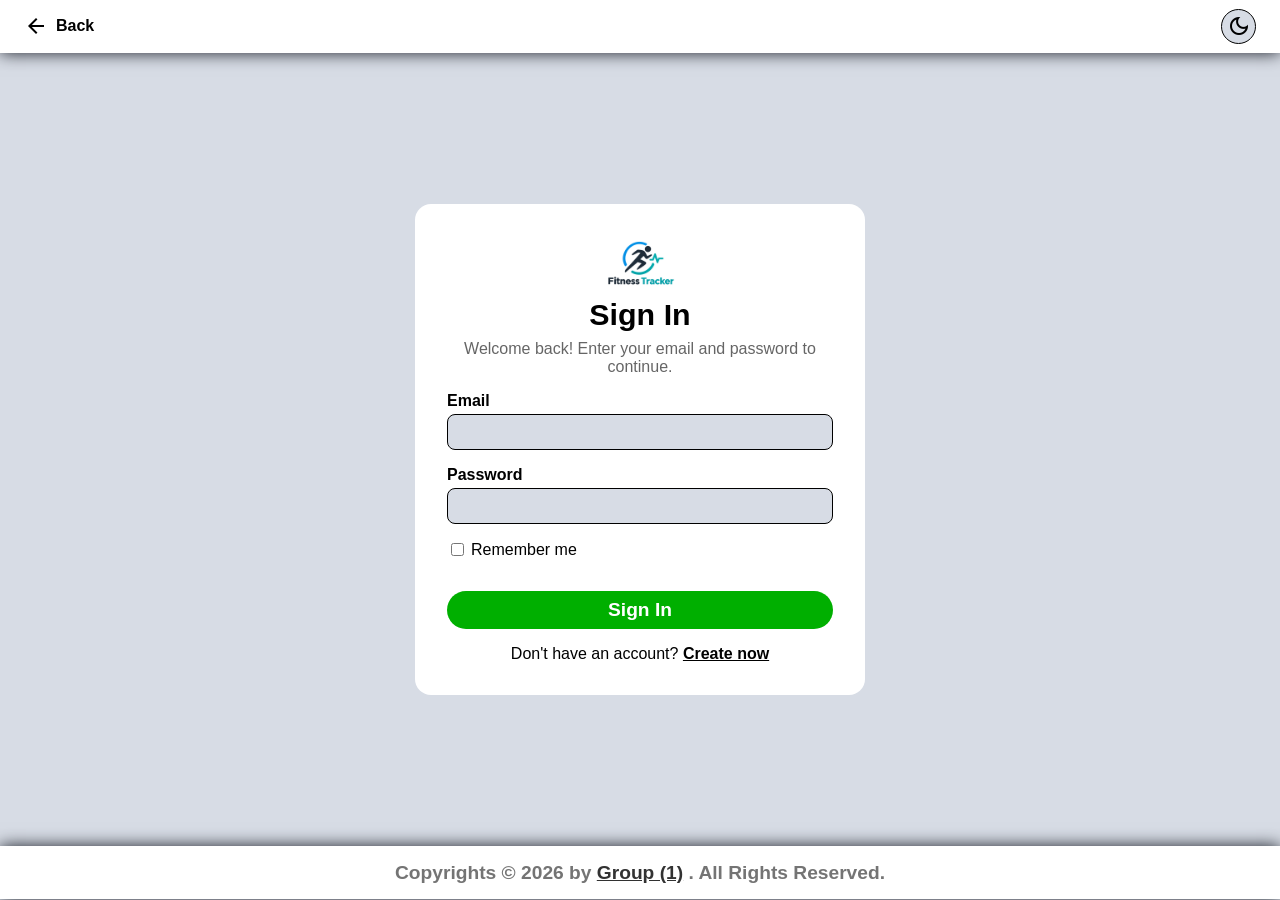
<file: src/Frontend/Pages/Forms/login.html>
<!DOCTYPE html>
<html lang="en">
<head>
    <meta charset="UTF-8">
    <meta name="viewport" content="width=device-width, initial-scale=1.0">
    <meta name="color-scheme" content="only light" id="meta-mode">
    <title>Fitness Tracker - Sign In</title>

    <link rel="icon" type="image/png" href="../../../../assets/images/FT logo.png" />

    <link rel="stylesheet" href="Form.css" />

    <!-- To use the google symbols (icons) -->
    <link rel="stylesheet" href="https://fonts.googleapis.com/css2?family=Material+Symbols+Outlined"/>
</head>
<body>

    <!-- Header -->
    <header>
        <nav id="form-nav">
            <a id="back" href="../welcome/welcome.html">
                <span class="material-symbols-outlined">arrow_back</span>
                <span>Back</span>
            </a>

            <button id="theme-switch">
                <span class="material-symbols-outlined">dark_mode</span>
                <span class="material-symbols-outlined">light_mode</span>
            </button>
        </nav>
    </header>

    <!-- Main content -->
    <main>
        <section class="card">

            <img class="logo" src="../../../../assets/images/FT logo.png" alt="FT logo"/>

            <h1>Sign In</h1>
            <p class="intro muted">Welcome back! Enter your email and password to continue.</p>

            <!-- The js is in Forms.js -->
            <form id="login-form">

                <div class="field">
                    <label for="email">Email</label>
                    <input type="email" id="email" name="email" required/>
                </div>

                <div class="field">
                    <label for="password">Password</label>
                    <input type="password" id="password" name="password" required/>
                </div>

                <label class="choice">
                    <input type="checkbox" name="remember" value="yes"/>
                    Remember me
                </label>

                <p id="message"></p>

                <button class="btn submit" type="submit">Sign In</button>

            </form>

            <p class="other-form">
                Don't have an account?
                <a href="register.html">Create now</a>
            </p>

        </section>
    </main>

    <!-- Footer -->
    <footer id="global-footer">
        <div class="rights">
            <span>Copyrights © 2026 by </span>
            <button id="members-btn">Group (1)</button>
            <span>. All Rights Reserved.</span>
        </div>

        <!-- the popup, opened when clicking on "Group (1)" (the js is in main.js) -->
        <dialog id="members-popup" class="group-memebers">

            <button id="members-close-btn" type="button" aria-label="Close">
                <span class="material-symbols-outlined">close</span>
            </button>

            <h2>Group (1) Members:</h2>

            <ul id="members-list">
                <li>
                    Reda Alqatifi
                    <a href="https://github.com/Reda-Alqatifi" target="_blank">
                        <img src="../../../../assets/icons/GitHub.png" alt="GitHub">
                    </a>
                    <a href="https://www.linkedin.com/in/reda-alqatifi-a58515414/" target="_blank">
                        <img src="../../../../assets/icons/Linked In.png" alt="Linked In">
                    </a>
                </li>
                <li>
                    Hassan Almomatten
                    <a href="https://github.com/krbto" target="_blank">
                        <img src="../../../../assets/icons/GitHub.png" alt="GitHub">
                    </a>
                    <a href="https://www.linkedin.com/in/hassan-eyad-333465357/" target="_blank">
                        <img src="../../../../assets/icons/Linked In.png" alt="Linked In">
                    </a>
                </li>
                <li>
                    Mohammed Alkhalifa
                    <a href="https://github.com/stydex" target="_blank">
                        <img src="../../../../assets/icons/GitHub.png" alt="GitHub">
                    </a>
                    <a href="https://www.linkedin.com/in/mohammed-al-khalifa-3a5635335/" target="_blank">
                        <img src="../../../../assets/icons/Linked In.png" alt="Linked In">
                    </a>
                </li>
                <li>
                    Ahmed Kouzi
                    <a href="https://github.com/AhmedK64" target="_blank">
                        <img src="../../../../assets/icons/GitHub.png" alt="GitHub">
                    </a>
                    <a href="https://www.linkedin.com/in/ahmed-kouzi-969915344/" target="_blank">
                        <img src="../../../../assets/icons/Linked In.png" alt="Linked In">
                    </a>
                </li>
                <li>
                    Redwan Talib
                    <a href="https://github.com/redwanYtaleb" target="_blank">
                        <img src="../../../../assets/icons/GitHub.png" alt="GitHub">
                    </a>
                    <a href="https://www.linkedin.com/in/redwanytaleb/" target="_blank">
                        <img src="../../../../assets/icons/Linked In.png" alt="Linked In">
                    </a>
                </li>
            </ul>
        </dialog>

    </footer>

    <script type="module" src="Forms.js"></script>
</body>
</html>
</file>
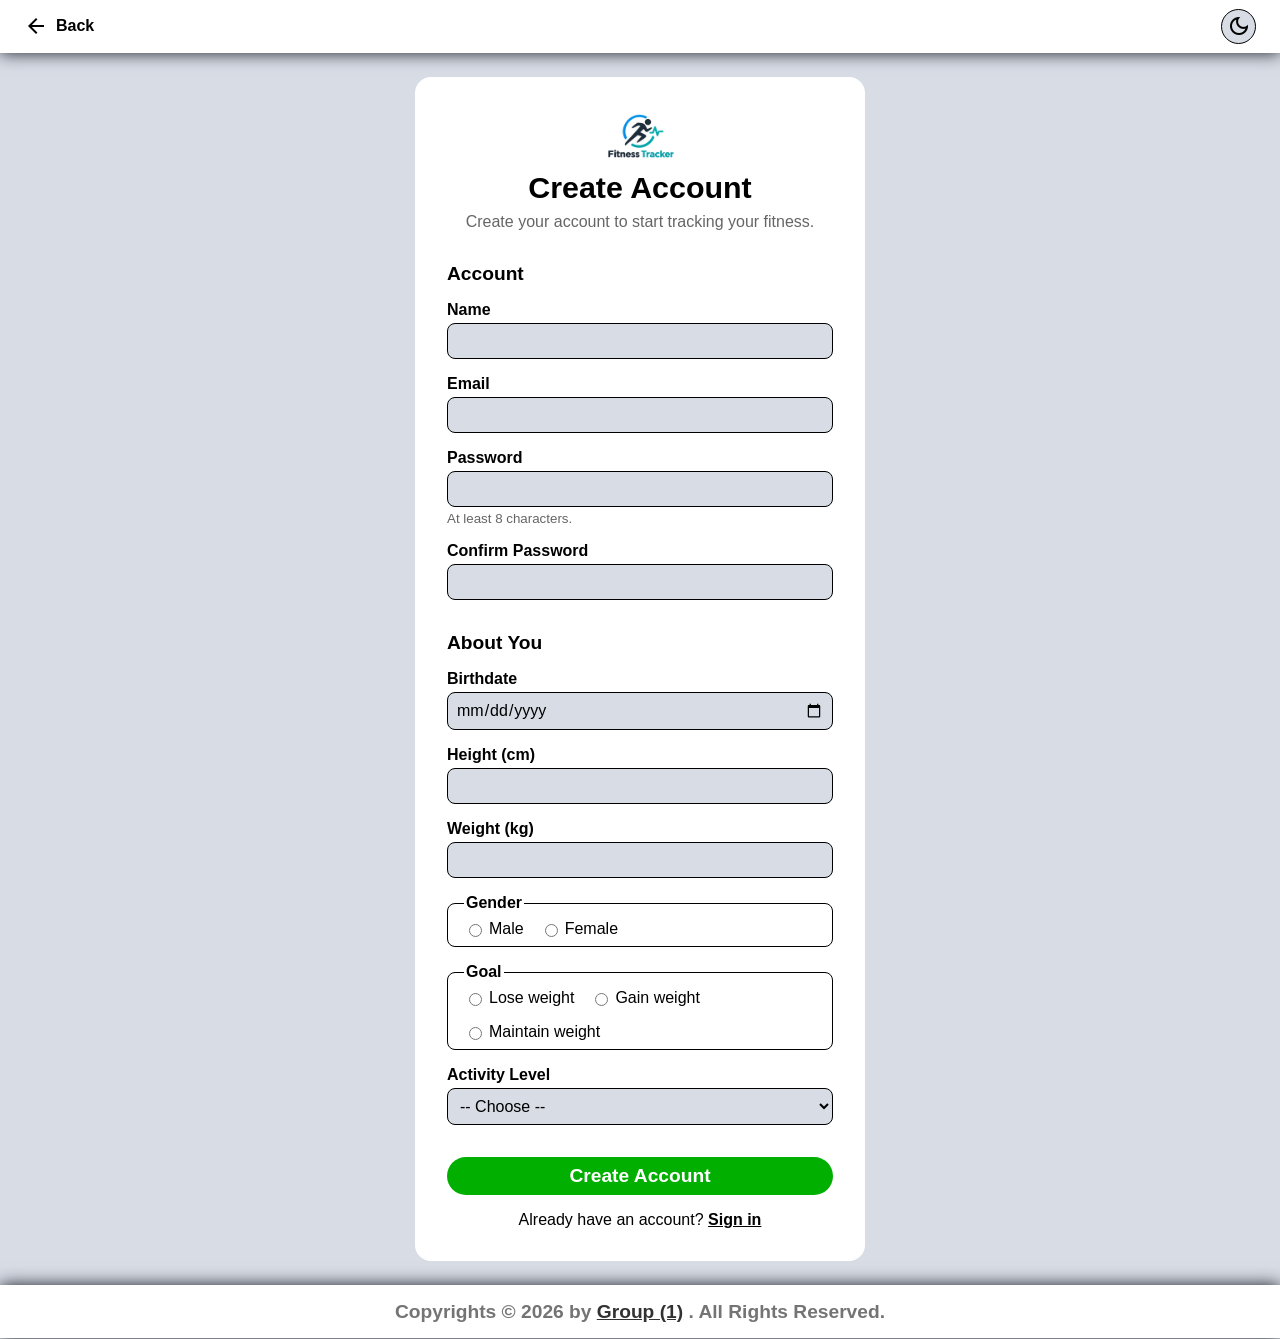
<file: src/Frontend/Pages/Forms/register.html>
<!DOCTYPE html>
<html lang="en">
<head>
    <meta charset="UTF-8">
    <meta name="viewport" content="width=device-width, initial-scale=1.0">
    <meta name="color-scheme" content="only light" id="meta-mode">
    <title>Fitness Tracker - Create Account</title>

    <link rel="icon" type="image/png" href="../../../../assets/images/FT logo.png" />

    <link rel="stylesheet" href="Form.css" />

    <!-- To use the google symbols (icons) -->
    <link rel="stylesheet" href="https://fonts.googleapis.com/css2?family=Material+Symbols+Outlined"/>
</head>
<body>

    <!-- Header -->
    <header>
        <nav id="form-nav">
            <a id="back" href="../welcome/welcome.html">
                <span class="material-symbols-outlined">arrow_back</span>
                <span>Back</span>
            </a>

            <button id="theme-switch">
                <span class="material-symbols-outlined">dark_mode</span>
                <span class="material-symbols-outlined">light_mode</span>
            </button>
        </nav>
    </header>

    <!-- Main content -->
    <main>
        <section class="card">

            <img class="logo" src="../../../../assets/images/FT logo.png" alt="FT logo"/>

            <h1>Create Account</h1>
            <p class="intro muted">Create your account to start tracking your fitness.</p>

            <!-- The js is in Forms.js -->
            <form id="register-form">

                <!-- Account -->
                <h2>Account</h2>

                <div class="field">
                    <label for="name">Name</label>
                    <input type="text" id="name" name="name" minlength="2" maxlength="50" required/>
                </div>

                <div class="field">
                    <label for="email">Email</label>
                    <input type="email" id="email" name="email" required/>
                </div>

                <div class="field">
                    <label for="password">Password</label>
                    <input type="password" id="password" name="password" minlength="8" required/>
                    <small class="muted">At least 8 characters.</small>
                </div>

                <div class="field">
                    <label for="confirm-password">Confirm Password</label>
                    <input type="password" id="confirm-password" name="confirm-password" minlength="8" required/>
                </div>

                <!-- About you (used to calculate the BMI, calories, ...) -->
                <h2>About You</h2>

                <div class="field">
                    <label for="birthdate">Birthdate</label>
                    <input type="date" id="birthdate" name="birthdate" min="1926-01-01" max="2016-12-31" required/>
                </div>

                <div class="field">
                    <label for="height">Height (cm)</label>
                    <input type="number" id="height" name="height" min="50" max="250" step="1" required/>
                </div>

                <div class="field">
                    <label for="weight">Weight (kg)</label>
                    <input type="number" id="weight" name="weight" min="20" max="300" step="0.1" required/>
                </div>

                <fieldset>
                    <legend>Gender</legend>

                    <div class="choices">
                        <label class="choice">
                            <input type="radio" name="gender" value="male" required/>
                            Male
                        </label>
                        <label class="choice">
                            <input type="radio" name="gender" value="female"/>
                            Female
                        </label>
                    </div>
                </fieldset>

                <fieldset>
                    <legend>Goal</legend>

                    <div class="choices">
                        <label class="choice">
                            <input type="radio" name="goal" value="lose" required/>
                            Lose weight
                        </label>
                        <label class="choice">
                            <input type="radio" name="goal" value="gain"/>
                            Gain weight
                        </label>
                        <label class="choice">
                            <input type="radio" name="goal" value="maintain"/>
                            Maintain weight
                        </label>
                    </div>
                </fieldset>

                <div class="field">
                    <label for="activity">Activity Level</label>
                    <select id="activity" name="activity" required>
                        <option value="">-- Choose --</option>
                        <option value="sedentary">Sedentary (little or no exercise)</option>
                        <option value="light">Lightly active (1-3 days a week)</option>
                        <option value="moderate">Moderately active (3-5 days a week)</option>
                        <option value="very">Very active (6-7 days a week)</option>
                    </select>
                </div>

                <p id="message"></p>

                <button class="btn submit" type="submit">Create Account</button>

            </form>

            <p class="other-form">
                Already have an account?
                <a href="login.html">Sign in</a>
            </p>

        </section>
    </main>

    <!-- Footer -->
    <footer id="global-footer">
        <div class="rights">
            <span>Copyrights © 2026 by </span>
            <button id="members-btn">Group (1)</button>
            <span>. All Rights Reserved.</span>
        </div>

        <!-- the popup, opened when clicking on "Group (1)" (the js is in main.js) -->
        <dialog id="members-popup" class="group-memebers">

            <button id="members-close-btn" type="button" aria-label="Close">
                <span class="material-symbols-outlined">close</span>
            </button>

            <h2>Group (1) Members:</h2>

            <ul id="members-list">
                <li>
                    Reda Alqatifi
                    <a href="https://github.com/Reda-Alqatifi" target="_blank">
                        <img src="../../../../assets/icons/GitHub.png" alt="GitHub">
                    </a>
                    <a href="https://www.linkedin.com/in/reda-alqatifi-a58515414/" target="_blank">
                        <img src="../../../../assets/icons/Linked In.png" alt="Linked In">
                    </a>
                </li>
                <li>
                    Hassan Almomatten
                    <a href="https://github.com/krbto" target="_blank">
                        <img src="../../../../assets/icons/GitHub.png" alt="GitHub">
                    </a>
                    <a href="https://www.linkedin.com/in/hassan-eyad-333465357/" target="_blank">
                        <img src="../../../../assets/icons/Linked In.png" alt="Linked In">
                    </a>
                </li>
                <li>
                    Mohammed Alkhalifa
                    <a href="https://github.com/stydex" target="_blank">
                        <img src="../../../../assets/icons/GitHub.png" alt="GitHub">
                    </a>
                    <a href="https://www.linkedin.com/in/mohammed-al-khalifa-3a5635335/" target="_blank">
                        <img src="../../../../assets/icons/Linked In.png" alt="Linked In">
                    </a>
                </li>
                <li>
                    Ahmed Kouzi
                    <a href="https://github.com/AhmedK64" target="_blank">
                        <img src="../../../../assets/icons/GitHub.png" alt="GitHub">
                    </a>
                    <a href="https://www.linkedin.com/in/ahmed-kouzi-969915344/" target="_blank">
                        <img src="../../../../assets/icons/Linked In.png" alt="Linked In">
                    </a>
                </li>
                <li>
                    Redwan Talib
                    <a href="https://github.com/redwanYtaleb" target="_blank">
                        <img src="../../../../assets/icons/GitHub.png" alt="GitHub">
                    </a>
                    <a href="https://www.linkedin.com/in/redwanytaleb/" target="_blank">
                        <img src="../../../../assets/icons/Linked In.png" alt="Linked In">
                    </a>
                </li>
            </ul>
        </dialog>

    </footer>

    <script type="module" src="Forms.js"></script>
</body>
</html>
</file>
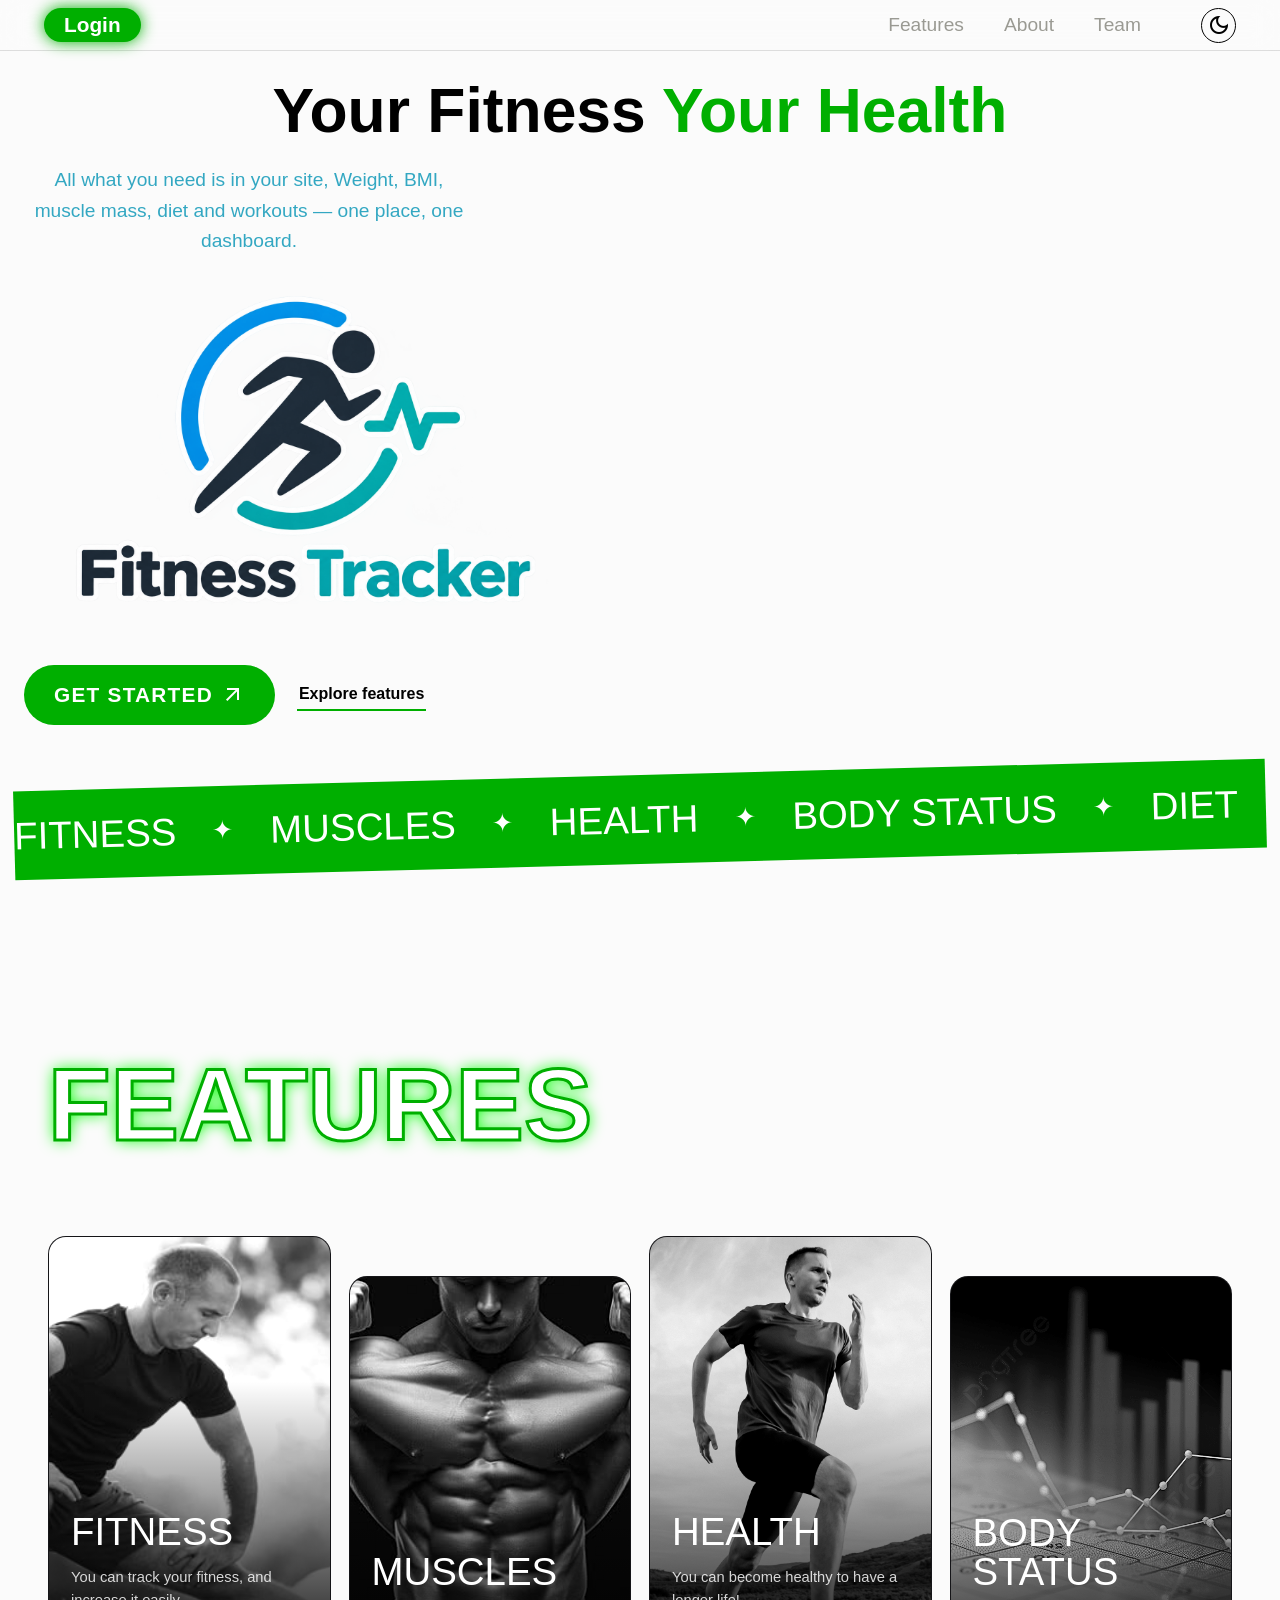
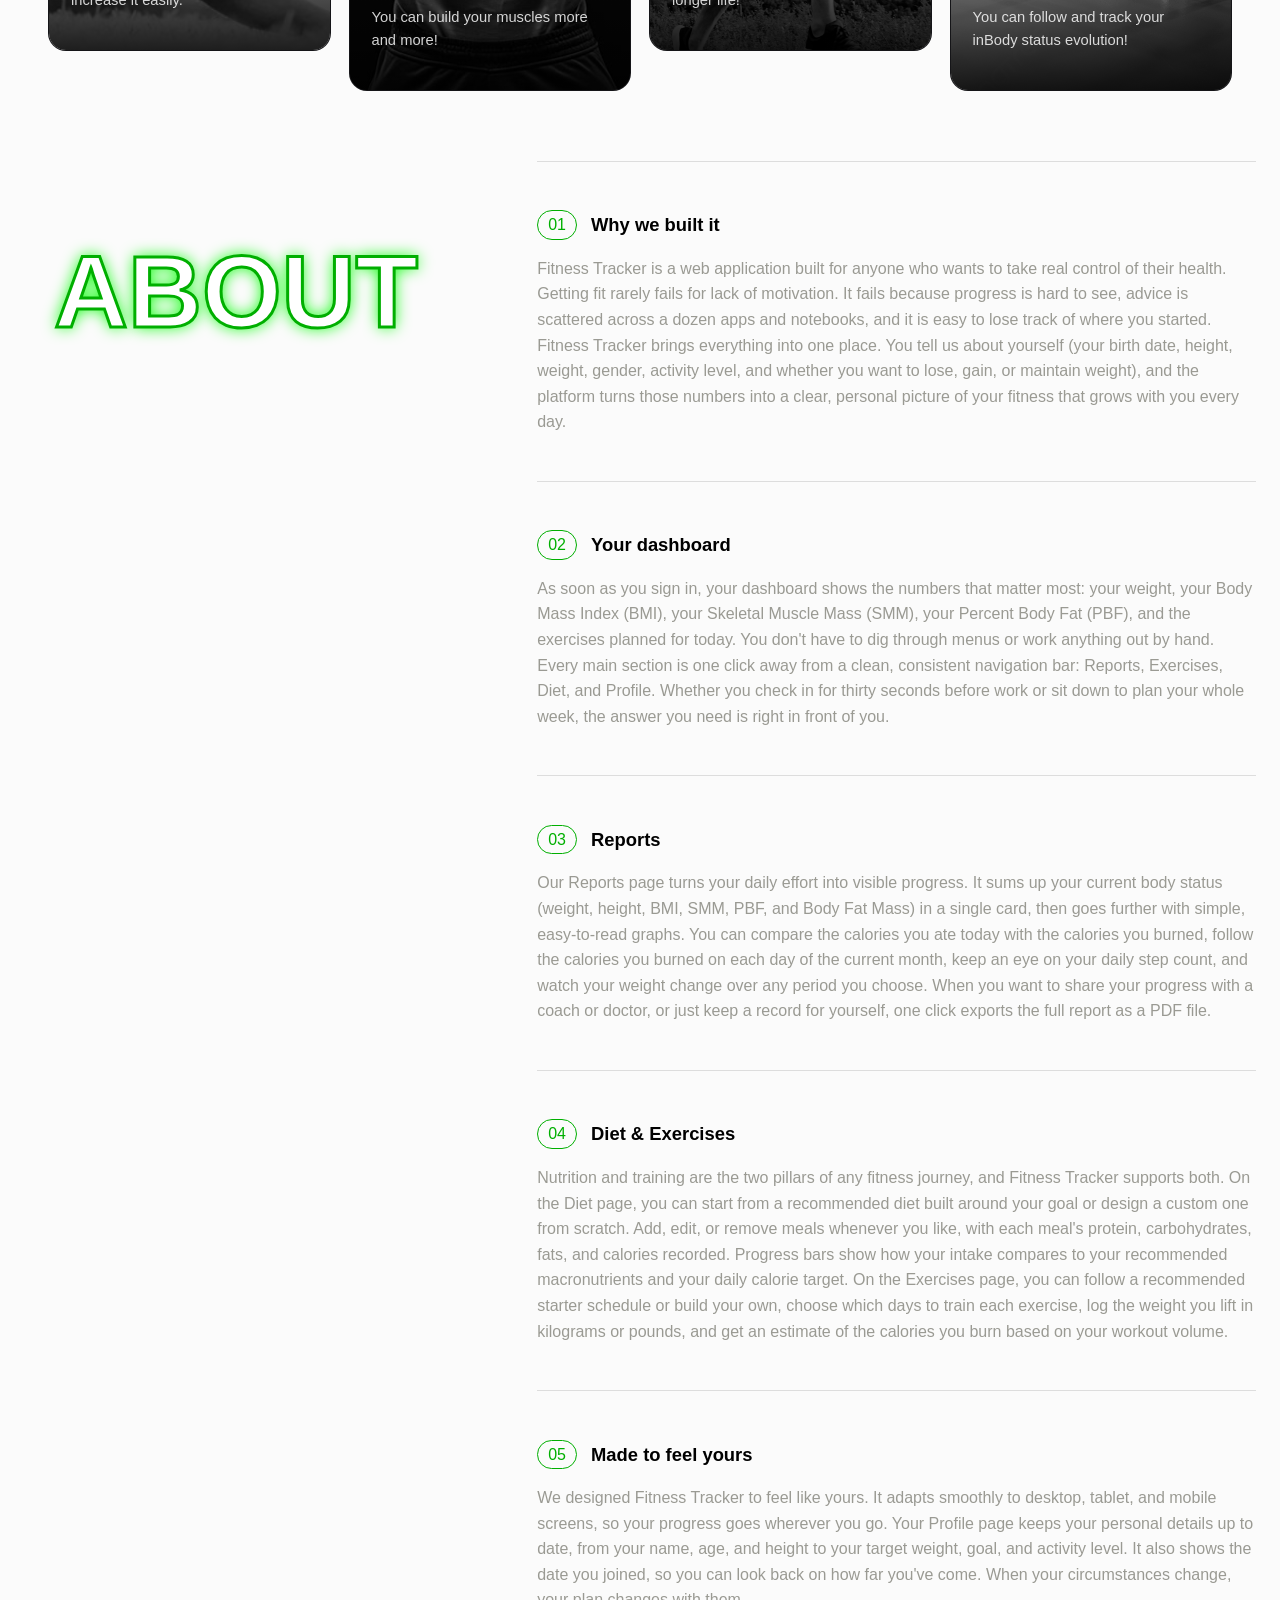
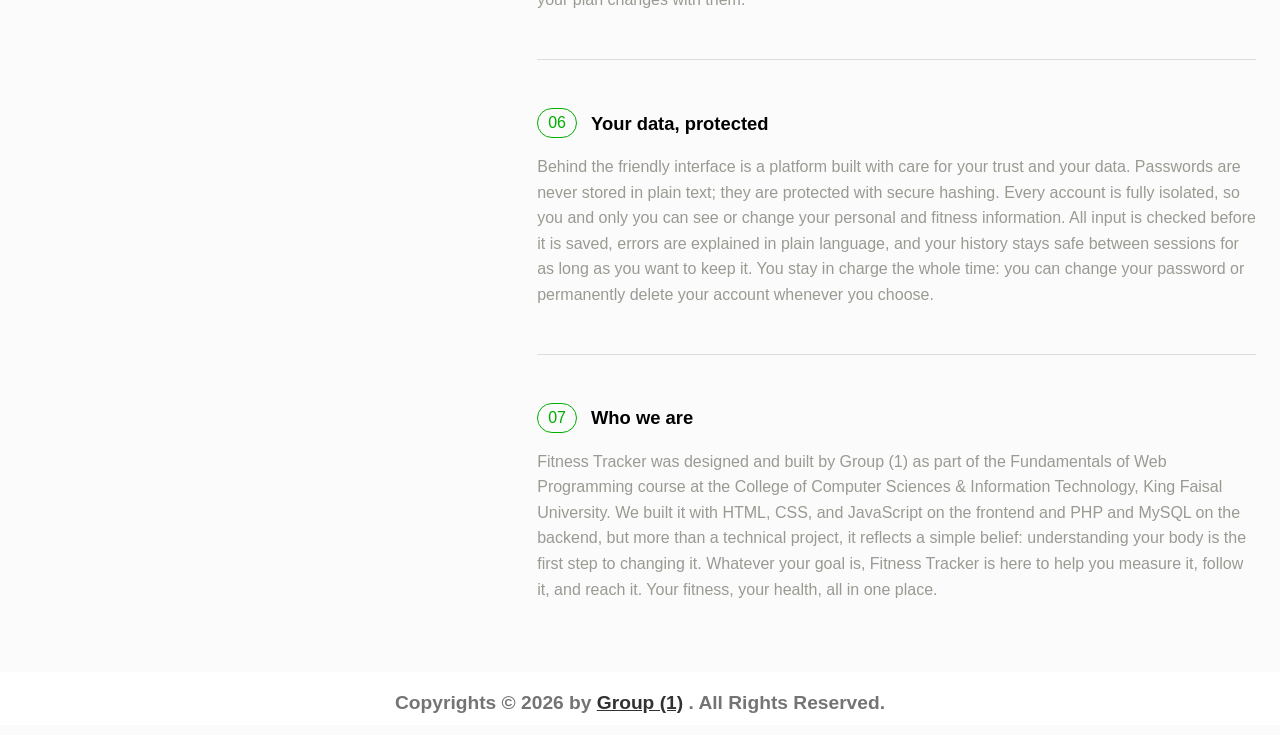
<file: src/Frontend/Pages/welcome/welcome.html>
<!DOCTYPE html>
<html lang="en">
<head>
    <meta charset="UTF-8">
    <meta name="viewport" content="width=device-width, initial-scale=1.0">
    <meta name="color-scheme" content="only light" id="meta-mode">
    <title>Fitness Tracker</title>

    <link rel="icon" type="image/png" href="../../../../assets/images/FT logo.png" />

    <!--! Cinnecting with 'css'-->
    <link rel="stylesheet" href="welcome.css" />

    <!--! to use some google symbols, like Home icon -->
    <link rel="stylesheet" href="https://fonts.googleapis.com/css2?family=Material+Symbols+Outlined"/>
</head>
<body>
    
    <header>
        <nav id="welcome-nav">
            <button id="login" data-destination="../Forms/login.html" data-target="_self">
                <span>Login</span>
            </button>

            <ul>
                <li><a href="#features">Features</a></li>
                <li><a href="#about">About</a></li>
                <li><a href="#global-footer">Team</a></li>
            </ul>

            <button id="theme-switch">
                <span class="material-symbols-outlined">dark_mode</span>
                <span class="material-symbols-outlined">light_mode</span>
            </button>
        </nav>
    </header>

    <!-- ////////////////////////// -->

    <!-- !     M A I N     -->
    <main>

        <!-- ! Intro -->

        <section id="intro">
            <h1><span>Your Fitness</span>
                <span class="health">Your Health</span></h1>

            <p id="desc">All what you need is in your site, 
                Weight, BMI, muscle mass, diet and workouts — one place, one dashboard.
            </p>

            <img src="../../../../assets/images/FT logo.png" alt="Logos" id="logo"/>

            <div class="markiting">
                <button id="get-started" data-destination="../Forms/register.html" data-target="_self">
                    Get Started 
                    <span class="material-symbols-outlined">arrow_outward</span>
                </button>
                <a href="#features" class="ghost">Explore features</a>
            </div>
            
        </section>

        <div class="line">
            <div class="track">
                <span>Fitness</span><i>&#10022;</i>
                <span>Muscles</span><i>&#10022;</i>
                <span>Health</span><i>&#10022;</i>
                <span>Body Status</span><i>&#10022;</i>
                <span>Diet</span><i>&#10022;</i>
                <span>Reports</span><i>&#10022;</i>

                <span>Fitness</span><i>&#10022;</i>
                <span>Muscles</span><i>&#10022;</i>
                <span>Health</span><i>&#10022;</i>
                <span>Body Status</span><i>&#10022;</i>
                <span>Diet</span><i>&#10022;</i>
                <span>Reports</span><i>&#10022;</i>
            </div>
        </div>

        <!-- ! Features -->

        <section id="features">

            <h1 class="title">Features</h1>

            <div class="list">

                <div class="card" id="card-1">
                    <div class="container">
                        <img src="../../../../assets/images/fitness-card.jpg" alt="Fitness"/>
                    </div>

                    <div class="text">
                        <h2 class="card-title">Fitness</h2>

                        <p class="card-desc">
                            You can track your fitness, and increase it easily.
                        </p>
                    </div>
                </div>

                <div class="card" id="card-2">
                    <div class="container">
                        <img src="../../../../assets/images/Muscles-card.jpg" alt="Muscles"/>
                    </div>

                    <div class="text">
                        <h2 class="card-title">Muscles</h2>

                        <p class="card-desc">
                            You can build your muscles more and more!
                        </p>
                    </div>
                </div>

                <div class="card" id="card-3">
                    <div class="container">
                        <img src="../../../../assets/images/health-card.jpg" alt="Health"/>
                    </div>

                    <div class="text">
                        <h2 class="card-title">Health</h2>

                        <p class="card-desc">
                            You can become healthy to have a longer life!
                        </p>
                    </div>
                </div>

                <div class="card" id="card-4">
                    <div class="container">
                        <img src="../../../../assets/images/status-card.jpg" alt="Status"/>
                    </div>

                    <div class="text">
                        <h2 class="card-title">Body Status</h2>

                        <p class="card-desc">
                            You can follow and track your inBody status evolution!
                        </p>
                    </div>
                </div>

            </div>

        </section>

        <!-- ! About -->
        
        <section id="about">
            <h1 class="title sticky">About</h1>

            <div id="desc-container">
                <div class="block">
                    <h3><span>01</span> Why we built it</h3>
                    <p>
                        Fitness Tracker is a web application built for anyone who wants to take real control 
                        of their health. Getting fit rarely fails for lack of motivation. It fails because 
                        progress is hard to see, advice is scattered across a dozen apps and notebooks, and 
                        it is easy to lose track of where you started. Fitness Tracker brings everything into 
                        one place. You tell us about yourself (your birth date, height, weight, gender, 
                        activity level, and whether you want to lose, gain, or maintain weight), and the 
                        platform turns those numbers into a clear, personal picture of your fitness that grows 
                        with you every day.
                    </p>
                </div>

                <div class="block">
                    <h3><span>02</span> Your dashboard</h3>
                    <p>
                        As soon as you sign in, your dashboard shows the numbers that matter most: your weight, 
                        your Body Mass Index (BMI), your Skeletal Muscle Mass (SMM), your Percent Body Fat 
                        (PBF), and the exercises planned for today. You don't have to dig through menus or work 
                        anything out by hand. Every main section is one click away from a clean, consistent 
                        navigation bar: Reports, Exercises, Diet, and Profile. Whether you check in for thirty 
                        seconds before work or sit down to plan your whole week, the answer you need is right 
                        in front of you.
                    </p>
                </div>

                <div class="block">
                    <h3><span>03</span> Reports</h3>
                    <p>
                        Our Reports page turns your daily effort into visible progress. It sums up your current 
                        body status (weight, height, BMI, SMM, PBF, and Body Fat Mass) in a single card, then 
                        goes further with simple, easy-to-read graphs. You can compare the calories you ate 
                        today with the calories you burned, follow the calories you burned on each day of the 
                        current month, keep an eye on your daily step count, and watch your weight change over 
                        any period you choose. When you want to share your progress with a coach or doctor, or 
                        just keep a record for yourself, one click exports the full report as a PDF file.
                    </p>
                </div>

                <div class="block">
                    <h3><span>04</span> Diet &amp; Exercises</h3>
                    <p>
                        Nutrition and training are the two pillars of any fitness journey, and Fitness Tracker 
                        supports both. On the Diet page, you can start from a recommended diet built around 
                        your goal or design a custom one from scratch. Add, edit, or remove meals whenever you 
                        like, with each meal's protein, carbohydrates, fats, and calories recorded. Progress 
                        bars show how your intake compares to your recommended macronutrients and your daily 
                        calorie target. On the Exercises page, you can follow a recommended starter schedule or 
                        build your own, choose which days to train each exercise, log the weight you lift in 
                        kilograms or pounds, and get an estimate of the calories you burn based on your 
                        workout volume.
                    </p>
                </div>

                <div class="block">
                    <h3><span>05</span> Made to feel yours</h3>
                    <p>
                        We designed Fitness Tracker to feel like yours. It adapts smoothly to desktop,
                        tablet, and mobile screens, so your progress goes wherever you go. Your Profile page 
                        keeps your personal details up to date, from your name, age, and height to your target 
                        weight, goal, and activity level. It also shows the date you joined, so you can look 
                        back on how far you've come. When your circumstances change, your plan changes with them.
                    </p>
                </div>

                <div class="block">
                    <h3><span>06</span> Your data, protected</h3>
                    <p>
                        Behind the friendly interface is a platform built with care for your trust and your 
                        data. Passwords are never stored in plain text; they are protected with secure hashing. 
                        Every account is fully isolated, so you and only you can see or change your personal 
                        and fitness information. All input is checked before it is saved, errors are explained 
                        in plain language, and your history stays safe between sessions for as long as you want 
                        to keep it. You stay in charge the whole time: you can change your password or
                        permanently delete your account whenever you choose.
                    </p>
                </div>

                <div class="block">
                    <h3><span>07</span> Who we are</h3>
                    <p>
                        Fitness Tracker was designed and built by Group (1) as part of the Fundamentals of Web 
                        Programming course at the College of Computer Sciences &amp; Information Technology, 
                        King Faisal University. We built it with HTML, CSS, and JavaScript on the frontend and 
                        PHP and MySQL on the backend, but more than a technical project, it reflects a simple 
                        belief: understanding your body is the first step to changing it. Whatever your goal 
                        is, Fitness Tracker is here to help you measure it, follow it, and reach it. Your 
                        fitness, your health, all in one place.
                    </p>
                </div>

            </div>
            
        </section>
        
    </main>

    <!-- ////////////////////////// -->
    
    <!-- !     F O O T E R     -->
    <footer id="global-footer">
        <div class="rights">
            <span>Copyrights © 2026 by </span>
            <button id="members-btn">Group (1)</button>
            <span>. All Rights Reserved.</span>
        </div>

        <!-- the popup, opened when clicking on "Group (1)" (the js is in main.js) -->
        <dialog id="members-popup" class="group-memebers">

            <button id="members-close-btn" type="button" aria-label="Close">
                <span class="material-symbols-outlined">close</span>
            </button>

            <h2>Group (1) Members:</h2>

            <ul id="members-list">
                <li>
                    Reda Alqatifi
                    <a href="https://github.com/Reda-Alqatifi" target="_blank">
                        <img src="../../../../assets/icons/GitHub.png" alt="GitHub">
                    </a>
                    <a href="https://www.linkedin.com/in/reda-alqatifi-a58515414/" target="_blank">
                        <img src="../../../../assets/icons/Linked In.png" alt="Linked In">
                    </a>
                </li>
                <li>
                    Hassan Almomatten
                    <a href="https://github.com/krbto" target="_blank">
                        <img src="../../../../assets/icons/GitHub.png" alt="GitHub">
                    </a>
                    <a href="https://www.linkedin.com/in/hassan-eyad-333465357/" target="_blank">
                        <img src="../../../../assets/icons/Linked In.png" alt="Linked In">
                    </a>
                </li>
                <li>
                    Mohammed Alkhalifa
                    <a href="https://github.com/stydex" target="_blank">
                        <img src="../../../../assets/icons/GitHub.png" alt="GitHub">
                    </a>
                    <a href="https://www.linkedin.com/in/mohammed-al-khalifa-3a5635335/" target="_blank">
                        <img src="../../../../assets/icons/Linked In.png" alt="Linked In">
                    </a>
                </li>
                <li>
                    Ahmed Kouzi
                    <a href="https://github.com/AhmedK64" target="_blank">
                        <img src="../../../../assets/icons/GitHub.png" alt="GitHub">
                    </a>
                    <a href="https://www.linkedin.com/in/ahmed-kouzi-969915344/" target="_blank">
                        <img src="../../../../assets/icons/Linked In.png" alt="Linked In">
                    </a>
                </li>
                <li>
                    Redwan Talib
                    <a href="https://github.com/redwanYtaleb" target="_blank">
                        <img src="../../../../assets/icons/GitHub.png" alt="GitHub">
                    </a>
                    <a href="https://www.linkedin.com/in/redwanytaleb/" target="_blank">
                        <img src="../../../../assets/icons/Linked In.png" alt="Linked In">
                    </a>
                </li>
            </ul>
        </dialog>

    </footer>

    <!-- ////////////////////////////  -->

    <!--! Cinnecting with 'js'-->
    <script type="module" src="welcome.js"></script>
</body>
</html>
</file>
<file: src/Frontend/Pages/Forms/Form.css>
@import url("../../global.css");

body {
    font-family: var(--font-type-1);
}

/* Header (back button + theme switch) */

#form-nav {
    background-color: var(--color-navbar);
    box-shadow: var(--shadow-low-blur) var(--color-shadow);

    height: calc(var(--font-3x-large) * 1.1);
    padding: 0 var(--space-large);
    margin-bottom: var(--space-large);

    display: flex;
    justify-content: space-between;
    align-items: center;
}

#back {
    display: flex;
    align-items: center;
    gap: var(--space-small);

    color: var(--color-text);
    font-weight: bold;
    text-decoration: none;
}
#back:hover {
    color: var(--color-text-hover);
}

/* The card that holds the form */

main {
    display: flex;
    justify-content: center;
    align-items: center;
}

.card {
    background-color: var(--color-cards);
    border-radius: var(--radius-mid);

    width: 100%;
    max-width: var(--size-x-large);
    padding: var(--space-x-large);
}
.card .logo {
    display: block;
    margin: 0 auto;
}
.card h1 {
    font-size: var(--font-x-large);
    text-align: center;
    margin: var(--space-small) 0;
}
.card h2 {
    font-size: var(--font-mid);
    margin: var(--space-mid) 0 0;
}
.card a {
    color: var(--color-text);
    font-weight: bold;
}
.card a:hover {
    color: var(--color-text-hover);
}

.intro {
    text-align: center;
    margin: 0 0 var(--space-mid);
}
.muted {
    opacity: 0.6;
}

/* The form */

form {
    display: flex;
    flex-direction: column;
    gap: var(--space-mid);
}

/* A label with its input under it */
.field {
    display: flex;
    flex-direction: column;
    gap: var(--space-x-small);
}
.field label,
legend {
    font-weight: bold;
}
.field input,
.field select {
    font-family: inherit;
    font-size: var(--font-small);
    color: var(--color-text);
    background-color: var(--color-background);

    padding: var(--space-small);

    border: var(--border-x-small) solid var(--color-border);
    border-radius: var(--radius-small);
}
.field input:focus,
.field select:focus {
    outline: var(--border-small) solid var(--color-text-hover);
}

/* Radio buttons (gender, goal) */
fieldset {
    margin: 0;
    padding: var(--space-small) var(--space-mid);

    border: var(--border-x-small) solid var(--color-border);
    border-radius: var(--radius-small);
}
.choices {
    display: flex;
    flex-wrap: wrap;
    gap: var(--space-mid);
}

/* A checkbox or a radio button with its text */
.choice {
    display: flex;
    align-items: center;
    gap: var(--space-x-small);

    cursor: pointer;
}

/* The error message (empty until there is an error) */
#message {
    color: var(--color-button-1);
    font-weight: bold;
    margin: 0;
}

.submit {
    /* the text stays white on the green button, in dark mode too */
    --color-text-2: var(--palette-white);

    color: var(--color-text-2);
    background-color: var(--color-button-2);
    font-weight: bold;

    padding: var(--space-small) var(--space-mid);
    border-radius: var(--radius-full);
}
.submit:hover {
    box-shadow: var(--shadow-low-blur) var(--color-button-2);
}

/* The link to the other form */
.other-form {
    text-align: center;
    margin: var(--space-mid) 0 0;
}

/* Smaller screens (phones) */

@media (max-width: 600px) {
    #form-nav {
        padding: 0 var(--space-mid);
    }

    .card {
        padding: var(--space-large) var(--space-mid);
    }
}
</file>
<file: src/Frontend/Pages/welcome/welcome.css>
@import url("../../global.css");
@import url("welcome_navbar.css");

:root {
    /*! Sizes */

    --size-5x-large: 1240px;

    /* ////////////////// */

    /*! Color Palette */

    --palette-aqua-blue: rgb(2, 147, 180);
    --palette-light-green: rgb(0, 255, 0);
    --palette-gray: rgb(154, 154, 147);
    --palette-dark-gray: rgb(24, 24, 27);

     /*! Colors */

    --color-background: rgb(251, 251, 251);
    --color-hover: rgba(0, 175, 0, 0.12);
    --color-desc: var(--palette-aqua-blue);
    --color-line: rgba(0, 0, 0, 0.12);
    --color-text-button: var(--palette-white);
    --color-text-3: var(--palette-gray);
    --color-text-cards: var(--palette-white);
    --color-cards-2: var(--palette-dark-gray);
    --color-cards-shadow: rgba(0, 0, 0, 0.88);
    --color-footer-popup: var(--palette-aqua-blue);
    --color-footer-popup-2: rgb(3, 233, 233);

    /* ////////////////// */

    /*! Border Radius */

    --radius-mid-2: 1.125rem;   /* 18px */

    /* ////////////////// */

    /*! Blur */

    --blur-x-low: 14px;

    /* ////////////////// */

    /*! Shadows */

    --shadow-bottom-blur: 0 14px 40px -10px;

    /* ////////////////// */

    /*! Opacity */

    --opacity-mid-2: 78%;
    --opacity-high-2: 82%;

    /* ////////////////// */

    /*! Animation */

    --transition-fast-2: 0.2s;
    --transition-mid-2: 0.35s;
    --transition-mid-3: 0.5s;
    --transition-mid-4: 0.6s;
}

.darkmode {
    /*! Color Palette */

    --almost-black: rgb(15, 15, 15);

    /*! Colors */

    --color-background: var(--almost-black);
    --color-desc: aqua;
    --color-line: rgba(255, 255, 255, 0.12);
}

/* /////////////////// */

* {
    box-sizing: border-box;
}
html {
    scroll-behavior: smooth;
    background-color: default;
}
body {
    background: var(--color-background);
    color: var(--color-text);
    font-family: var(--font-body);

    justify-content: center;
    max-width: calc(var(--size-4x-large) * 2);

    line-height: 1.6;
    transition: background var(--transition-mid), color var(--transition-mid);
    overflow-x: hidden;
    margin: 0;
    padding: 0;
}

/* ///////////////////////// */

/* !   I n t r o    */

#intro {
    text-align: center;
    justify-items: center;
    align-items: center;
}
#intro h1{
    font-size: calc(var(--font-3x-large) * 1.3);
    margin-top: calc(var(--space-small) * 1.25);
    margin-bottom: calc(var(--space-small) * 1.875 * (-1));
}

.health {
    color: var(--color-button-2);
}

#desc {
    font-size: var(--font-mid);
    max-width: var(--size-x-large);
    opacity: var(--opacity-high);

    color: var(--color-desc);

    margin-bottom: calc(var(--space-x-small) * 1.25);
}

#logo {
    display: block;
    width: var(--size-2x-large);
}

.markiting {
    display: flex;
    align-items: center;
    gap: calc(var(--space-mid) * 1.375);
    margin-top: calc(var(--space-large) * 1.5);
    flex-wrap: wrap;
}

#get-started {
    display: inline-flex;
    align-items: center;

    gap: var(--space-small);
    padding: calc(var(--space-mid) * 1.125) calc(var(--space-large) * 1.25);
    
    border: none;
    border-radius: var(--radius-full);
    
    background: var(--color-button-2);
    color: var(--color-text-button);
    
    font: 700 calc(var(--font-small) * 1.3) var(--font-body);
    text-transform: uppercase;
    letter-spacing: 0.06em;

    cursor: pointer;
    transition: transform var(--transition-fast-2), box-shadow var(--transition-fast-2);
}
#get-started:hover {
    transform: translateY(-3px);
    box-shadow: var(--shadow-bottom-blur) var(--color-button-2);
}

.ghost {
    font-weight: 600;
    border-bottom: var(--border-small) solid var(--color-button-2);
    padding: calc(var(--space-x-small) * 0.5);

    text-decoration: none;
    color: var(--color-text);
}
.ghost:hover {
    transform: translateY(-3px);

    color: var(--color-text);
    background: var(--color-hover);

    border-radius: var(--radius-full);
}

/* /////////////////// */

/* ! ---------- L i n e ---------- */

.line {
    background: var(--color-button-2);
    color: var(--color-text-button);

    overflow: hidden;
    transform: rotate(-1.5deg);

    margin: calc(var(--space-small) * 6.25) calc(var(--space-small) * 1.25 * (-1)) 0px calc(var(--space-small) * 1.25 * (-1));
    padding: calc(var(--space-small) * 1.75) 0;
}

.track {
    display: flex;

    gap: calc(var(--space-large) * 1.5);
    width: max-content;

    animation: slide 26s linear infinite;
}

.track span {
    font-family: var(--font-body);
    font-size: calc(var(--font-mid) * 2);
    text-transform: uppercase;
}

.track i {
    font-style: normal;
    font-size: calc(var(--font-small) * 1.6);

    align-self: center;
}

@keyframes slide {
    to {
        transform: translateX(-50%);
    }
}

/* /////////////////// */

/* ! Titles */

.title {
    font-family: var(--font-type-1);
    color: var(--color-text-button);
    font-weight: 700;
    -webkit-text-stroke: var(--border-mid) var(--color-button-2);
    text-shadow: var(--shadow-low-blur) var(--palette-light-green);
    font-size: clamp(calc(var(--font-small) * 3.4), 8vw, calc(var(--font-small) * 6.5));
    line-height: 0.9;
    text-transform: uppercase;
}
#features {
    padding: calc(var(--space-mid) * 6.875) var(--space-large);
}

/* //////////////////////////// */

/* ! Features */

.list {
    display: grid;

    grid-template-columns: repeat(4, 1fr);

    gap: calc(var(--space-mid) * 1.125);
    margin-top: calc(var(--space-x-large) * 1.75);
}

.card {
    position: relative;

    border-radius: var(--radius-mid-2);

    overflow: hidden;
    background: var(--color-cards-2);

    border: var(--border-x-small) solid var(--color-line);

    aspect-ratio: 3 / 4.4;
    isolation: isolate;

    transition: transform var(--transition-mid-2);
}
.card:nth-child(even) {
    transform: translateY(40px);
}

.card:hover {
    transform: translateY(-8px);
}

.card:nth-child(even):hover {
    transform: translateY(32px);
}

.card .container {
    position: absolute;
    inset: 0;
    z-index: -1;
}

.card .container img {
    width: 100%;
    height: 100%;
    object-fit: cover;
    filter: grayscale(1) contrast(1.1);
    transition: filter var(--transition-mid-3), transform var(--transition-mid-4);
}

.card:hover .container img {
    filter: grayscale(0);
    transform: scale(1.06);
}

.card .container::after {
    content: "";
    position: absolute;
    inset: 0;
    background: linear-gradient(180deg, transparent 35%, var(--color-cards-shadow));
}

.card .text {
    position: absolute;
    inset: auto 0 0 0;
    padding: calc(var(--space-mid) * 1.375);
    color: var(--color-text-cards);
}

.card-title {
    font-family: var(--font-body);
    font-weight: 400;
    font-size: calc(var(--font-mid) * 2);
    line-height: 1;
    margin: calc(var(--space-small) * 1.5) 0 calc(var(--space-x-small) * 1.5);
    text-transform: uppercase;
}

.card-desc {
    font-size: calc(var(--font-small) * 0.92);
    opacity: var(--opacity-high-2);
}

/* /////////////////// */

/* ! About */

#about {
    display: grid;
    grid-template-columns: 1fr 1.6fr;
    gap: var(--space-3x-large);
}

.title.sticky {
    position: sticky;
    top: calc(var(--space-mid) * 6.875);
    align-self: start;
    margin-left: calc(var(--space-large) * 1.25);
}

.block {
    padding: calc(var(--space-large) * 1.25) 0;
    border-top: var(--border-x-small) solid var(--color-line);
}

.block h3 {
    display: flex;
    align-items: center;

    gap: calc(var(--space-small) * 1.75);
    font-size: calc(var(--font-small) * 1.15);
    margin-bottom: calc(var(--space-small) * 1.5);
}

.block h3 span {
    font-family: var(--font-type-1);
    font-weight: 400;
    font-size: var(--font-small);
    color: var(--color-button-2);

    border: var(--border-x-small) solid var(--color-button-2);
    border-radius: var(--radius-full);

    padding: calc(var(--space-x-small) * 0.25) calc(var(--space-small) * 1.25);
}

.block p {
    color: var(--color-text-3);
}

.block:hover h3 {
    color: var(--color-button-2);
}

/* //////////////////////// */

/* ! Footer */

#global-footer {
    box-shadow: none;
}
#global-footer #members-btn:hover {
    color: var(--color-button-2);
}
#global-footer #members-popup {
    border-color: var(--color-footer-popup-2);
}
#global-footer #members-close-btn:hover {
    color: var(--color-footer-popup);
}
#global-footer img:hover {
    filter:
        drop-shadow(1px 0 0 var(--color-footer-popup))
        drop-shadow(-1px 0 0 var(--color-footer-popup))
        drop-shadow(0 1px 0 var(--color-footer-popup))
        drop-shadow(0 -1px 0 var(--color-footer-popup));

    transition: var(--transition-fast);
}

/* //////////////////////// */

/* ! smaller screens */

/* tablets */
@media (max-width: 900px) {
    #welcome-nav ul a {
        font-size: var(--font-small);
    }

    /* 2 cards in each row */
    .list {
        grid-template-columns: repeat(2, 1fr);
    }

    /* the title above the text */
    #about {
        grid-template-columns: 1fr;
        gap: var(--space-mid);
    }
    .title.sticky {
        position: static;
        margin-left: 0;
    }
}

/* phones */
@media (max-width: 600px) {
    #welcome-nav {
        padding: var(--space-small) var(--space-mid);
        gap: var(--space-small);
    }
    #welcome-nav ul {
        margin: 0;
        padding: 0;
        gap: 0;
    }
    #welcome-nav ul a {
        padding: var(--space-x-small) var(--space-small);
    }
    #login {
        font-size: var(--font-small);
    }

    #intro h1 {
        font-size: var(--font-2x-large);
        margin-bottom: 0;
    }
    #desc {
        font-size: var(--font-small);
    }
    #logo {
        width: 100%;
        max-width: var(--size-mid);
    }
    .markiting {
        justify-content: center;
        margin-top: var(--space-mid);
    }

    .track span {
        font-size: var(--font-large);
    }

    #features {
        padding: var(--space-3x-large) 0;
    }

    /* 1 card in each row*/
    .list {
        grid-template-columns: 1fr;
    }
    .card {
        aspect-ratio: 4 / 3;
    }
    .card:nth-child(even) {
        transform: none;
    }
    .card:nth-child(even):hover {
        transform: translateY(-8px);
    }
    .card-title {
        font-size: var(--font-x-large);
    }
}
</file>
